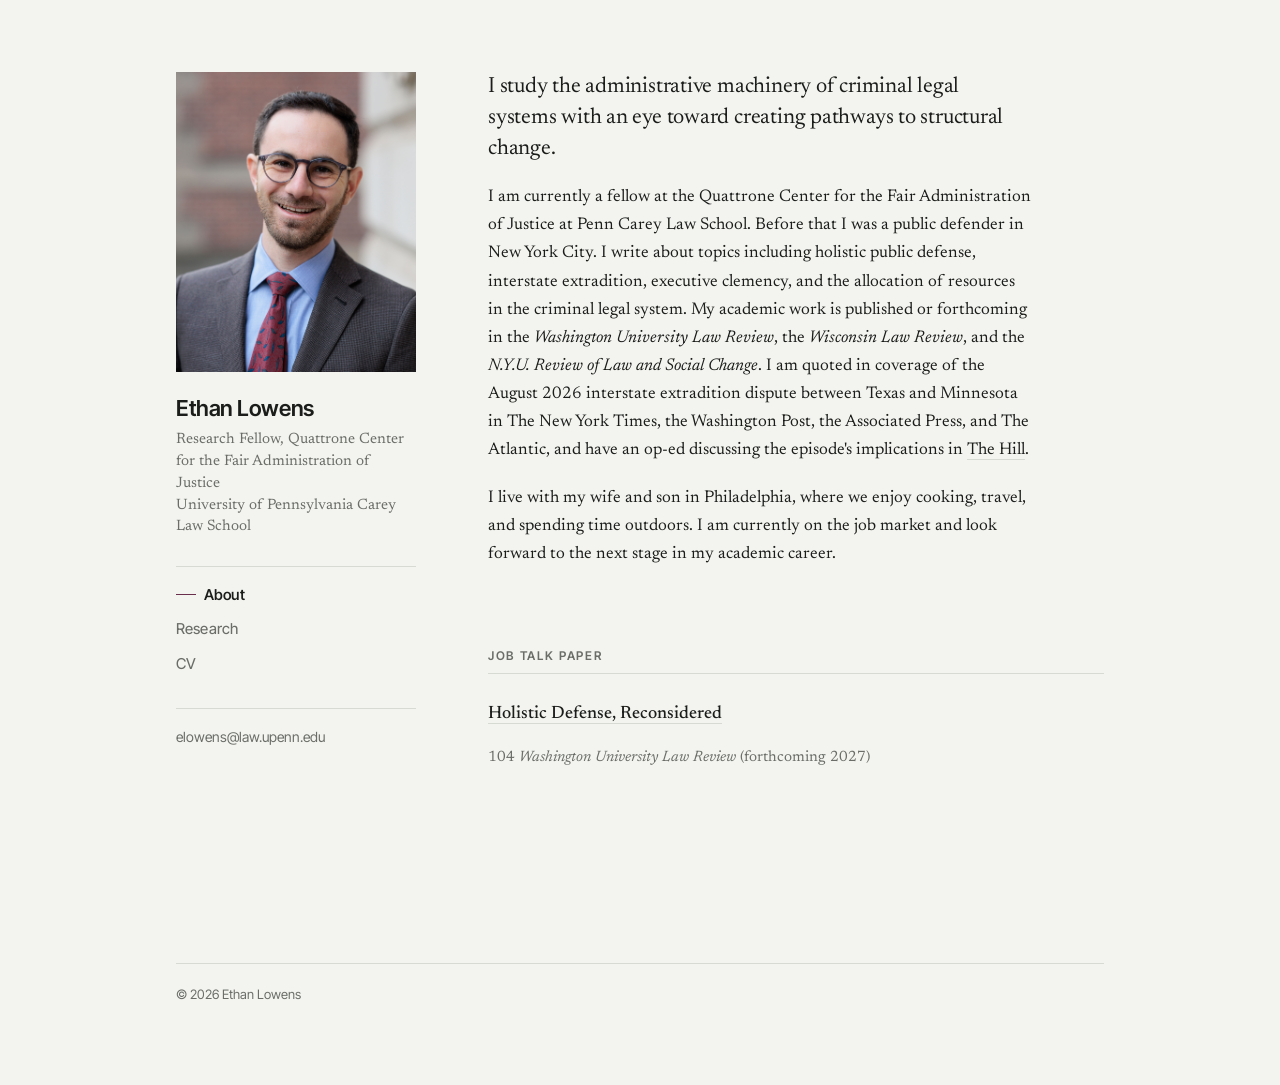
<file: index.html>
<!DOCTYPE html>
<html lang="en">
<head>
<meta charset="utf-8">
<meta name="viewport" content="width=device-width, initial-scale=1">
<title>Ethan Lowens</title>
<meta name="description" content="Ethan Lowens is a Research Fellow at the Quattrone Center for the Fair Administration of Justice at the University of Pennsylvania Carey Law School. He writes about criminal law and procedure.">
<link rel="preconnect" href="https://fonts.googleapis.com">
<link rel="preconnect" href="https://fonts.gstatic.com" crossorigin>
<link href="https://fonts.googleapis.com/css2?family=Inter+Tight:wght@400;500;600&family=Newsreader:ital,opsz,wght@0,6..72,400;0,6..72,500;1,6..72,400&display=swap" rel="stylesheet">
<link rel="stylesheet" href="style.css">
</head>
<body>
<a class="skip" href="#main">Skip to content</a>

<div class="layout">

  <!-- ===== LEFT RAIL — keep this block identical on every page ===== -->
  <aside class="rail">
    <img class="rail__portrait" src="headshot.jpg" alt="Ethan Lowens">
    <p class="rail__name"><a href="index.html">Ethan Lowens</a></p>
    <p class="rail__role">
      Research Fellow, Quattrone Center for the Fair Administration of Justice<br>
      University of Pennsylvania Carey Law School
    </p>
    <nav class="rail__nav" aria-label="Sections">
      <ul>
        <li><a href="index.html" aria-current="page">About</a></li>
        <li><a href="research.html">Research</a></li>
        <li><a href="cv.html">CV</a></li>
      </ul>
    </nav>
    <div class="rail__contact">
      <a href="mailto:elowens@law.upenn.edu">elowens@law.upenn.edu</a>
    </div>
  </aside>
  <!-- ===== END LEFT RAIL ===== -->

  <main class="content" id="main">

    <p class="lede">
      I study the administrative machinery of criminal legal systems with an eye
      toward creating pathways to structural change.
    </p>

    <p>
      I am currently a fellow at the Quattrone Center for the Fair Administration
      of Justice at Penn Carey Law School. Before that I was a public defender in
      New York City. I write about topics including holistic public defense,
      interstate extradition, executive clemency, and the allocation of resources
      in the criminal legal system. My academic work is published or forthcoming
      in the <em>Washington University Law Review</em>, the
      <em>Wisconsin Law Review</em>, and the
      <em>N.Y.U. Review of Law and Social Change</em>. I am quoted in coverage of
      the August 2026 interstate extradition dispute between Texas and Minnesota
      in The New York Times, the Washington Post, the Associated
      Press, and The Atlantic, and have an op-ed discussing the
      episode's implications in
      <a href="https://thehill.com/opinion/judiciary/6077349-texas-minnesota-extradition-loophole/" target="_blank" rel="noopener">The Hill</a>.
    </p>

    <p>
      I live with my wife and son in Philadelphia, where we enjoy cooking, travel,
      and spending time outdoors. I am currently on the job market and look forward
      to the next stage in my academic career.
    </p>

    <h2>Job talk paper</h2>
    <ul class="entries">
      <li class="entry">
        <p class="entry__title"><a href="holistic-defense.pdf" target="_blank" rel="noopener">Holistic Defense, Reconsidered</a></p>
        <p class="entry__meta">104 <em>Washington University Law Review</em> (forthcoming 2027)</p>
      </li>
    </ul>

  </main>

  <footer class="foot">© 2026 Ethan Lowens</footer>

</div>
</body>
</html>
</file>
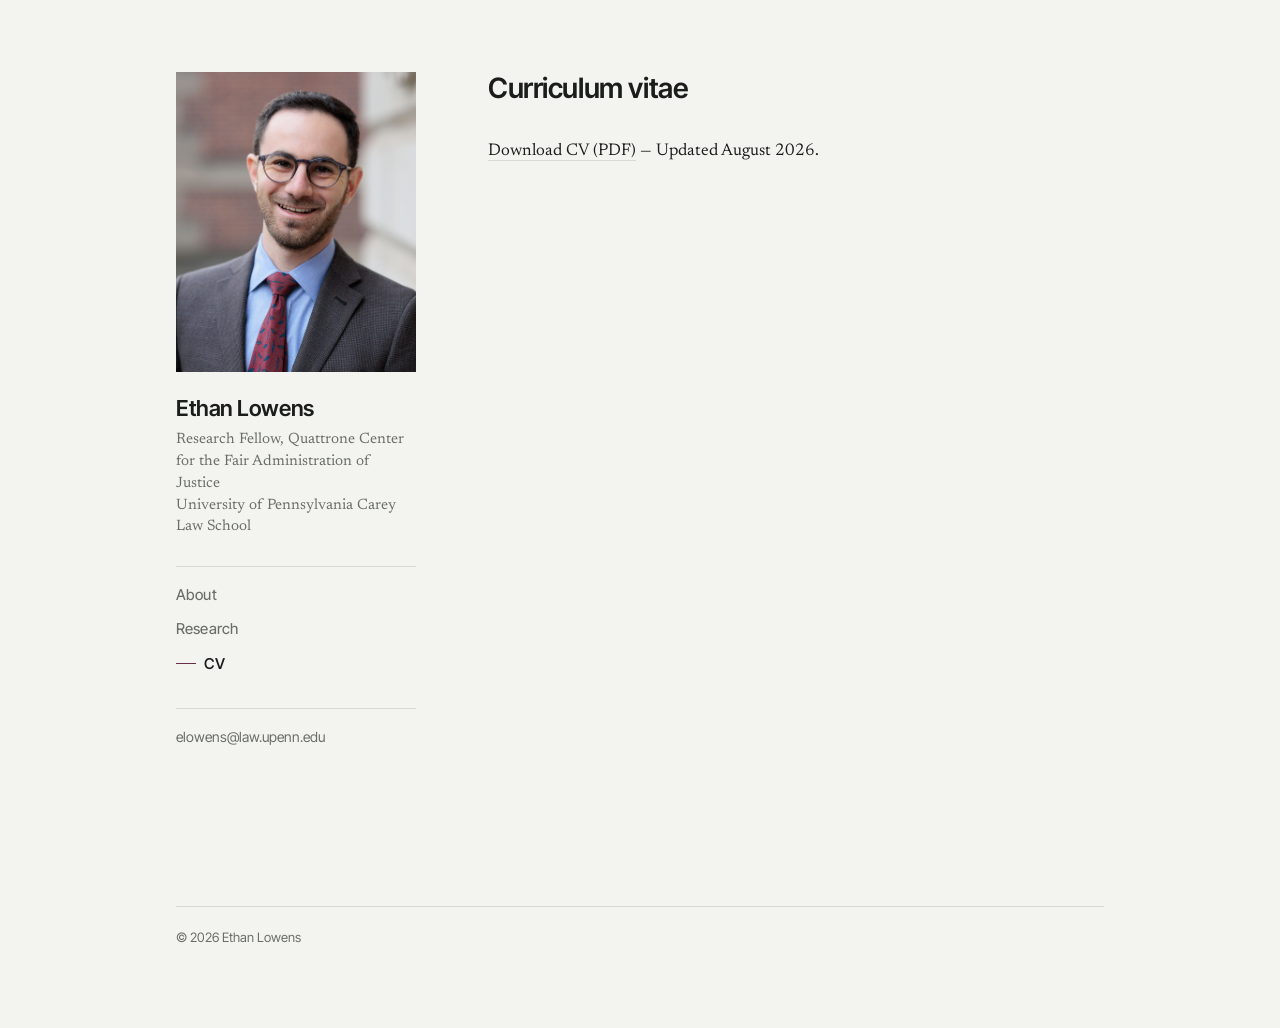
<file: cv.html>
<!DOCTYPE html>
<html lang="en">
<head>
<meta charset="utf-8">
<meta name="viewport" content="width=device-width, initial-scale=1">
<title>CV — Ethan Lowens</title>
<meta name="description" content="Curriculum vitae for Ethan Lowens.">
<link rel="preconnect" href="https://fonts.googleapis.com">
<link rel="preconnect" href="https://fonts.gstatic.com" crossorigin>
<link href="https://fonts.googleapis.com/css2?family=Inter+Tight:wght@400;500;600&family=Newsreader:ital,opsz,wght@0,6..72,400;0,6..72,500;1,6..72,400&display=swap" rel="stylesheet">
<link rel="stylesheet" href="style.css">
</head>
<body>
<a class="skip" href="#main">Skip to content</a>

<div class="layout">

  <!-- ===== LEFT RAIL — keep this block identical on every page ===== -->
  <aside class="rail">
    <img class="rail__portrait" src="headshot.jpg" alt="Ethan Lowens">
    <p class="rail__name"><a href="index.html">Ethan Lowens</a></p>
    <p class="rail__role">
      Research Fellow, Quattrone Center for the Fair Administration of Justice<br>
      University of Pennsylvania Carey Law School
    </p>
    <nav class="rail__nav" aria-label="Sections">
      <ul>
        <li><a href="index.html">About</a></li>
        <li><a href="research.html">Research</a></li>
        <li><a href="cv.html" aria-current="page">CV</a></li>
      </ul>
    </nav>
    <div class="rail__contact">
      <a href="mailto:elowens@law.upenn.edu">elowens@law.upenn.edu</a>
    </div>
  </aside>
  <!-- ===== END LEFT RAIL ===== -->

  <main class="content" id="main">

    <h1>Curriculum vitae</h1>

    <p>
      <a href="cv.pdf" target="_blank" rel="noopener">Download CV (PDF)</a> — Updated August 2026.
    </p>

  </main>

  <footer class="foot">© 2026 Ethan Lowens</footer>

</div>
</body>
</html>
</file>
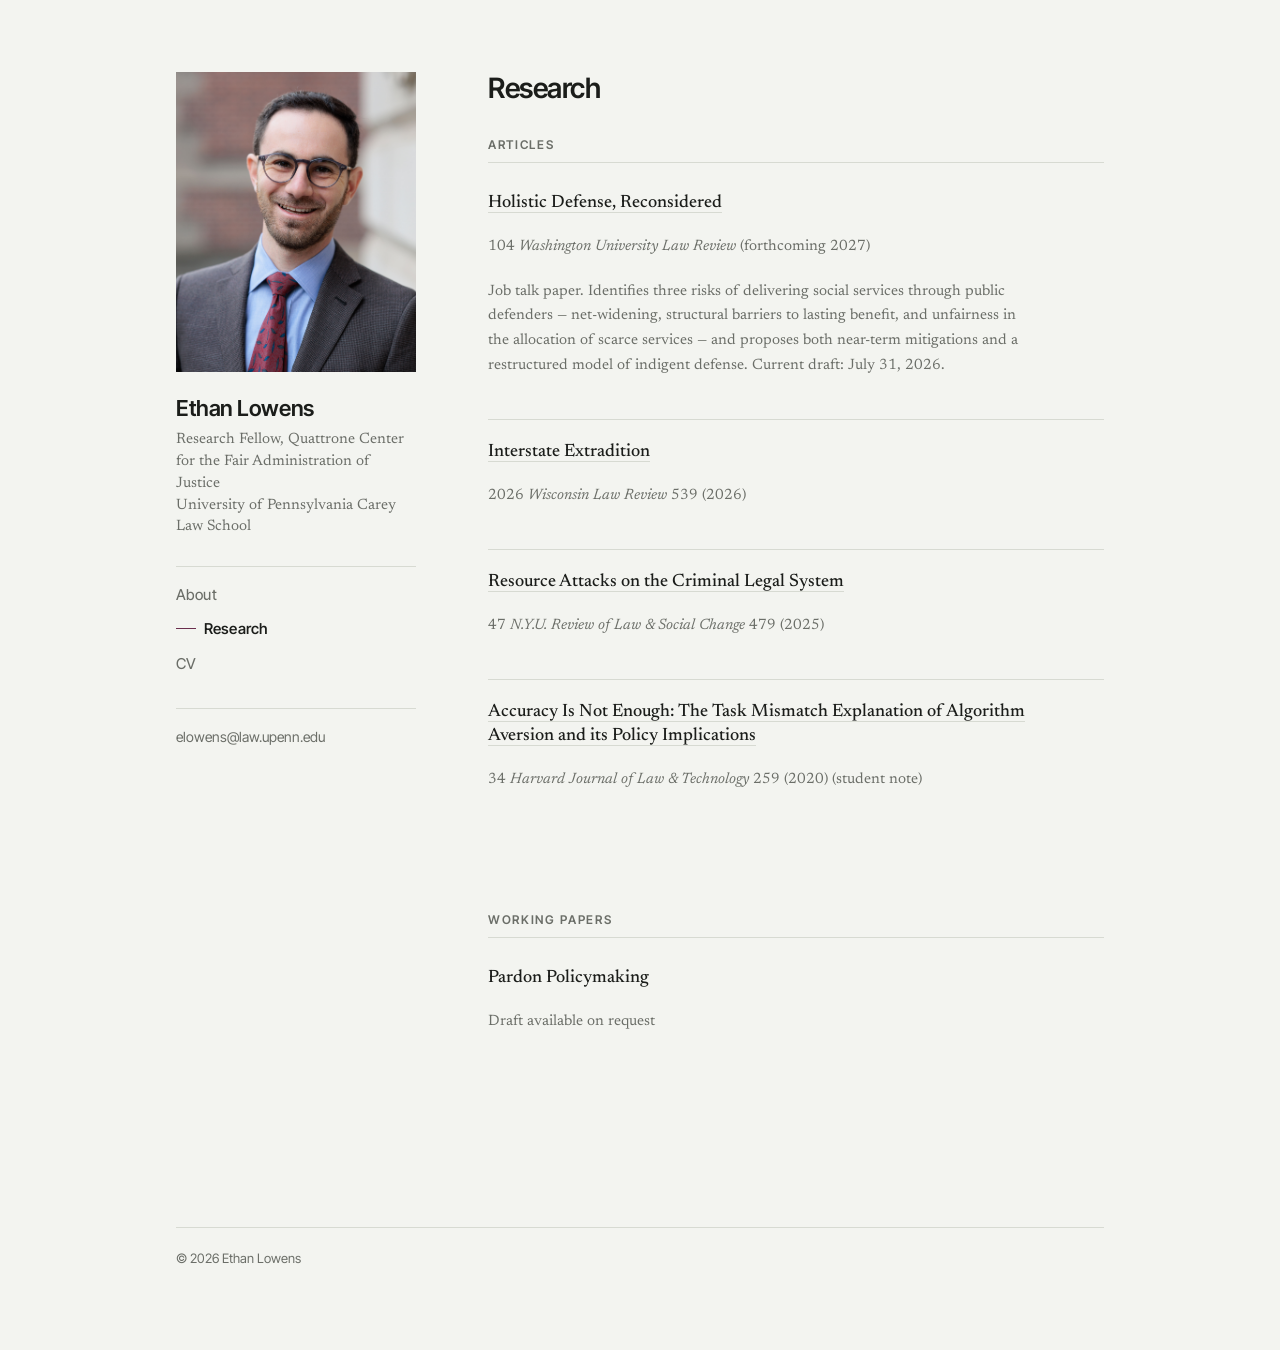
<file: research.html>
<!DOCTYPE html>
<html lang="en">
<head>
<meta charset="utf-8">
<meta name="viewport" content="width=device-width, initial-scale=1">
<title>Research — Ethan Lowens</title>
<meta name="description" content="Publications and works in progress by Ethan Lowens.">
<link rel="preconnect" href="https://fonts.googleapis.com">
<link rel="preconnect" href="https://fonts.gstatic.com" crossorigin>
<link href="https://fonts.googleapis.com/css2?family=Inter+Tight:wght@400;500;600&family=Newsreader:ital,opsz,wght@0,6..72,400;0,6..72,500;1,6..72,400&display=swap" rel="stylesheet">
<link rel="stylesheet" href="style.css">
</head>
<body>
<a class="skip" href="#main">Skip to content</a>

<div class="layout">

  <!-- ===== LEFT RAIL — keep this block identical on every page ===== -->
  <aside class="rail">
    <img class="rail__portrait" src="headshot.jpg" alt="Ethan Lowens">
    <p class="rail__name"><a href="index.html">Ethan Lowens</a></p>
    <p class="rail__role">
      Research Fellow, Quattrone Center for the Fair Administration of Justice<br>
      University of Pennsylvania Carey Law School
    </p>
    <nav class="rail__nav" aria-label="Sections">
      <ul>
        <li><a href="index.html">About</a></li>
        <li><a href="research.html" aria-current="page">Research</a></li>
        <li><a href="cv.html">CV</a></li>
      </ul>
    </nav>
    <div class="rail__contact">
      <a href="mailto:elowens@law.upenn.edu">elowens@law.upenn.edu</a>
    </div>
  </aside>
  <!-- ===== END LEFT RAIL ===== -->

  <main class="content" id="main">

    <h1>Research</h1>

    <h2>Articles</h2>
    <ul class="entries">

      <li class="entry">
        <p class="entry__title"><a href="holistic-defense.pdf" target="_blank" rel="noopener">Holistic Defense, Reconsidered</a></p>
        <p class="entry__meta">104 <em>Washington University Law Review</em> (forthcoming 2027)</p>
        <p class="entry__note">
          Job talk paper. Identifies three risks of delivering social services
          through public defenders — net-widening, structural barriers to
          lasting benefit, and unfairness in the allocation of scarce services —
          and proposes both near-term mitigations and a restructured model of
          indigent defense. Current draft: July 31, 2026.
        </p>
      </li>

      <li class="entry">
        <p class="entry__title"><a href="https://papers.ssrn.com/sol3/papers.cfm?abstract_id=5985694" target="_blank" rel="noopener">Interstate Extradition</a></p>
        <p class="entry__meta">2026 <em>Wisconsin Law Review</em> 539 (2026)</p>
      </li>

      <li class="entry">
        <p class="entry__title"><a href="https://scholarship.law.upenn.edu/qc_articles/29/" target="_blank" rel="noopener">Resource Attacks on the Criminal Legal System</a></p>
        <p class="entry__meta">47 <em>N.Y.U. Review of Law &amp; Social Change</em> 479 (2025)</p>
      </li>

      <li class="entry">
        <p class="entry__title"><a href="https://papers.ssrn.com/sol3/papers.cfm?abstract_id=3789004" target="_blank" rel="noopener">Accuracy Is Not Enough: The Task Mismatch Explanation of Algorithm Aversion and its Policy Implications</a></p>
        <p class="entry__meta">34 <em>Harvard Journal of Law &amp; Technology</em> 259 (2020) (student note)</p>
      </li>

    </ul>

    <h2>Working papers</h2>
    <ul class="entries">
      <li class="entry">
        <p class="entry__title">Pardon Policymaking</p>
        <p class="entry__meta">Draft available on request</p>
      </li>
    </ul>

  </main>

  <footer class="foot">© 2026 Ethan Lowens</footer>

</div>
</body>
</html>
</file>
<file: style.css>
/* ============================================================
   Personal academic site — shared styles
   Change colors and fonts in the :root block below.
   ============================================================ */

:root {
  --paper:  #F3F4F0;   /* page background */
  --ink:    #1B1D1A;   /* main text */
  --muted:  #6B6E68;   /* secondary text */
  --accent: #6A2E4D;   /* links, rules, small marks */
  --rule:   #D7DAD2;   /* hairlines and borders */

  --font-display: "Inter Tight", system-ui, -apple-system, sans-serif;
  --font-body: "Newsreader", Georgia, "Times New Roman", serif;

  --measure: 34rem;    /* max line length for readable text */
}

/* ---------- reset-ish ---------- */

*, *::before, *::after { box-sizing: border-box; }

html { -webkit-text-size-adjust: 100%; }

body {
  margin: 0;
  background: var(--paper);
  color: var(--ink);
  font-family: var(--font-body);
  font-size: 1.0625rem;
  line-height: 1.65;
  font-synthesis-weight: none;
  -webkit-font-smoothing: antialiased;
}

img { max-width: 100%; display: block; }

/* ---------- links ---------- */

a {
  color: inherit;
  text-decoration: none;
  border-bottom: 1px solid var(--rule);
  transition: border-color 120ms ease, color 120ms ease;
}

a:hover {
  color: var(--accent);
  border-bottom-color: var(--accent);
}

a:focus-visible {
  outline: 2px solid var(--accent);
  outline-offset: 3px;
  border-radius: 2px;
}

/* ---------- page frame ---------- */

.skip {
  position: absolute;
  left: -9999px;
}
.skip:focus {
  left: 1rem;
  top: 1rem;
  z-index: 10;
  background: var(--paper);
  padding: 0.5rem 0.75rem;
  border: 1px solid var(--ink);
}

.layout {
  max-width: 62rem;
  margin: 0 auto;
  padding: 4.5rem 2rem 5rem;
  display: grid;
  grid-template-columns: 15rem 1fr;
  gap: 4.5rem;
}

/* ---------- left rail (identity + nav) ---------- */

.rail {
  position: sticky;
  top: 4.5rem;
  align-self: start;
}

.rail__portrait {
  width: 100%;
  aspect-ratio: 4 / 5;
  object-fit: cover;
  margin-bottom: 1.5rem;
}

.rail__name {
  font-family: var(--font-display);
  font-size: 1.375rem;
  font-weight: 600;
  letter-spacing: -0.02em;
  line-height: 1.15;
  margin: 0 0 0.5rem;
}

.rail__name a { border: none; }
.rail__name a:hover { color: var(--accent); }

.rail__role {
  font-size: 0.9375rem;
  line-height: 1.45;
  color: var(--muted);
  margin: 0 0 1.75rem;
}

.rail__nav {
  border-top: 1px solid var(--rule);
  padding-top: 1rem;
}

.rail__nav ul {
  list-style: none;
  margin: 0;
  padding: 0;
}

.rail__nav li { margin-bottom: 0.4rem; }

.rail__nav a {
  font-family: var(--font-display);
  font-size: 0.9375rem;
  font-weight: 450;
  letter-spacing: 0.01em;
  border: none;
  color: var(--muted);
}

.rail__nav a:hover { color: var(--accent); }

/* current page marker — a short accent rule, not a bullet */
.rail__nav a[aria-current="page"] {
  color: var(--ink);
  font-weight: 550;
}

.rail__nav a[aria-current="page"]::before {
  content: "";
  display: inline-block;
  width: 1.25rem;
  height: 1px;
  background: var(--accent);
  vertical-align: 0.35em;
  margin-right: 0.5rem;
}

.rail__contact {
  margin-top: 1.75rem;
  padding-top: 1rem;
  border-top: 1px solid var(--rule);
  font-family: var(--font-display);
  font-size: 0.875rem;
  color: var(--muted);
}

.rail__contact a {
  display: inline-block;
  margin-bottom: 0.3rem;
  border-bottom-color: transparent;
}

/* ---------- main content ---------- */

.content { min-width: 0; }

.eyebrow {
  font-family: var(--font-display);
  font-size: 0.75rem;
  font-weight: 500;
  letter-spacing: 0.14em;
  text-transform: uppercase;
  color: var(--accent);
  margin: 0 0 1.75rem;
}

.lede {
  font-size: 1.375rem;
  line-height: 1.4;
  letter-spacing: -0.01em;
  max-width: var(--measure);
  margin: 0 0 2rem;
}

.content p {
  max-width: var(--measure);
  margin: 0 0 1.25rem;
}

h1, h2, h3 {
  font-family: var(--font-display);
  letter-spacing: -0.015em;
  line-height: 1.2;
}

h1 {
  font-size: 1.75rem;
  font-weight: 600;
  margin: 0 0 2rem;
}

h2 {
  font-size: 0.75rem;
  font-weight: 600;
  letter-spacing: 0.14em;
  text-transform: uppercase;
  color: var(--muted);
  margin: 5rem 0 0.5rem;
  padding-bottom: 0.6rem;
  border-bottom: 1px solid var(--rule);
}

/* only collapse the top margin when an h2 sits directly under the page title */
h1 + h2 { margin-top: 0; }

/* ---------- entry lists (publications, teaching) ---------- */

.entries {
  list-style: none;
  margin: 0;
  padding: 0;
}

.entry {
  padding: 1.25rem 0;
  border-bottom: 1px solid var(--rule);
}

.entry:last-child { border-bottom: none; }

.entry__title {
  font-family: var(--font-body);
  font-size: 1.125rem;
  font-weight: 500;
  line-height: 1.35;
  letter-spacing: 0;
  margin: 0 0 0.35rem;
}

.entry__meta {
  font-size: 0.9375rem;
  color: var(--muted);
  margin: 0;
}

.entry__meta em { font-style: italic; }

.entry__note {
  font-size: 0.9375rem;
  color: var(--muted);
  margin: 0.5rem 0 0;
  max-width: var(--measure);
}

/* ---------- footer ---------- */

.foot {
  grid-column: 1 / -1;
  margin-top: 5rem;
  padding-top: 1.25rem;
  border-top: 1px solid var(--rule);
  font-family: var(--font-display);
  font-size: 0.8125rem;
  color: var(--muted);
}

/* ---------- mobile ---------- */

@media (max-width: 46rem) {
  .layout {
    grid-template-columns: 1fr;
    gap: 2.5rem;
    padding: 2.5rem 1.5rem 3rem;
  }

  .rail {
    position: static;
    display: grid;
    grid-template-columns: 7rem 1fr;
    gap: 1.25rem;
    align-items: start;
  }

  .rail__portrait {
    margin-bottom: 0;
    grid-column: 1;
    grid-row: 1 / span 2;
  }

  .rail__name {
    grid-column: 2;
    grid-row: 1;
    align-self: end;
  }

  .rail__role {
    grid-column: 2;
    grid-row: 2;
    align-self: start;
    margin-bottom: 0;
  }

  .rail__nav {
    grid-column: 1 / -1;
    margin-top: 0.5rem;
  }

  .rail__nav ul {
    display: flex;
    flex-wrap: wrap;
    gap: 0 1.25rem;
  }

  .rail__nav a[aria-current="page"]::before { display: none; }

  .rail__contact {
    grid-column: 1 / -1;
    margin-top: 0;
  }

  /* keep the headline clearly larger than body text on narrow screens */
  .lede { font-size: 1.375rem; }
}

@media (prefers-reduced-motion: reduce) {
  * { transition: none !important; }
}
</file>
